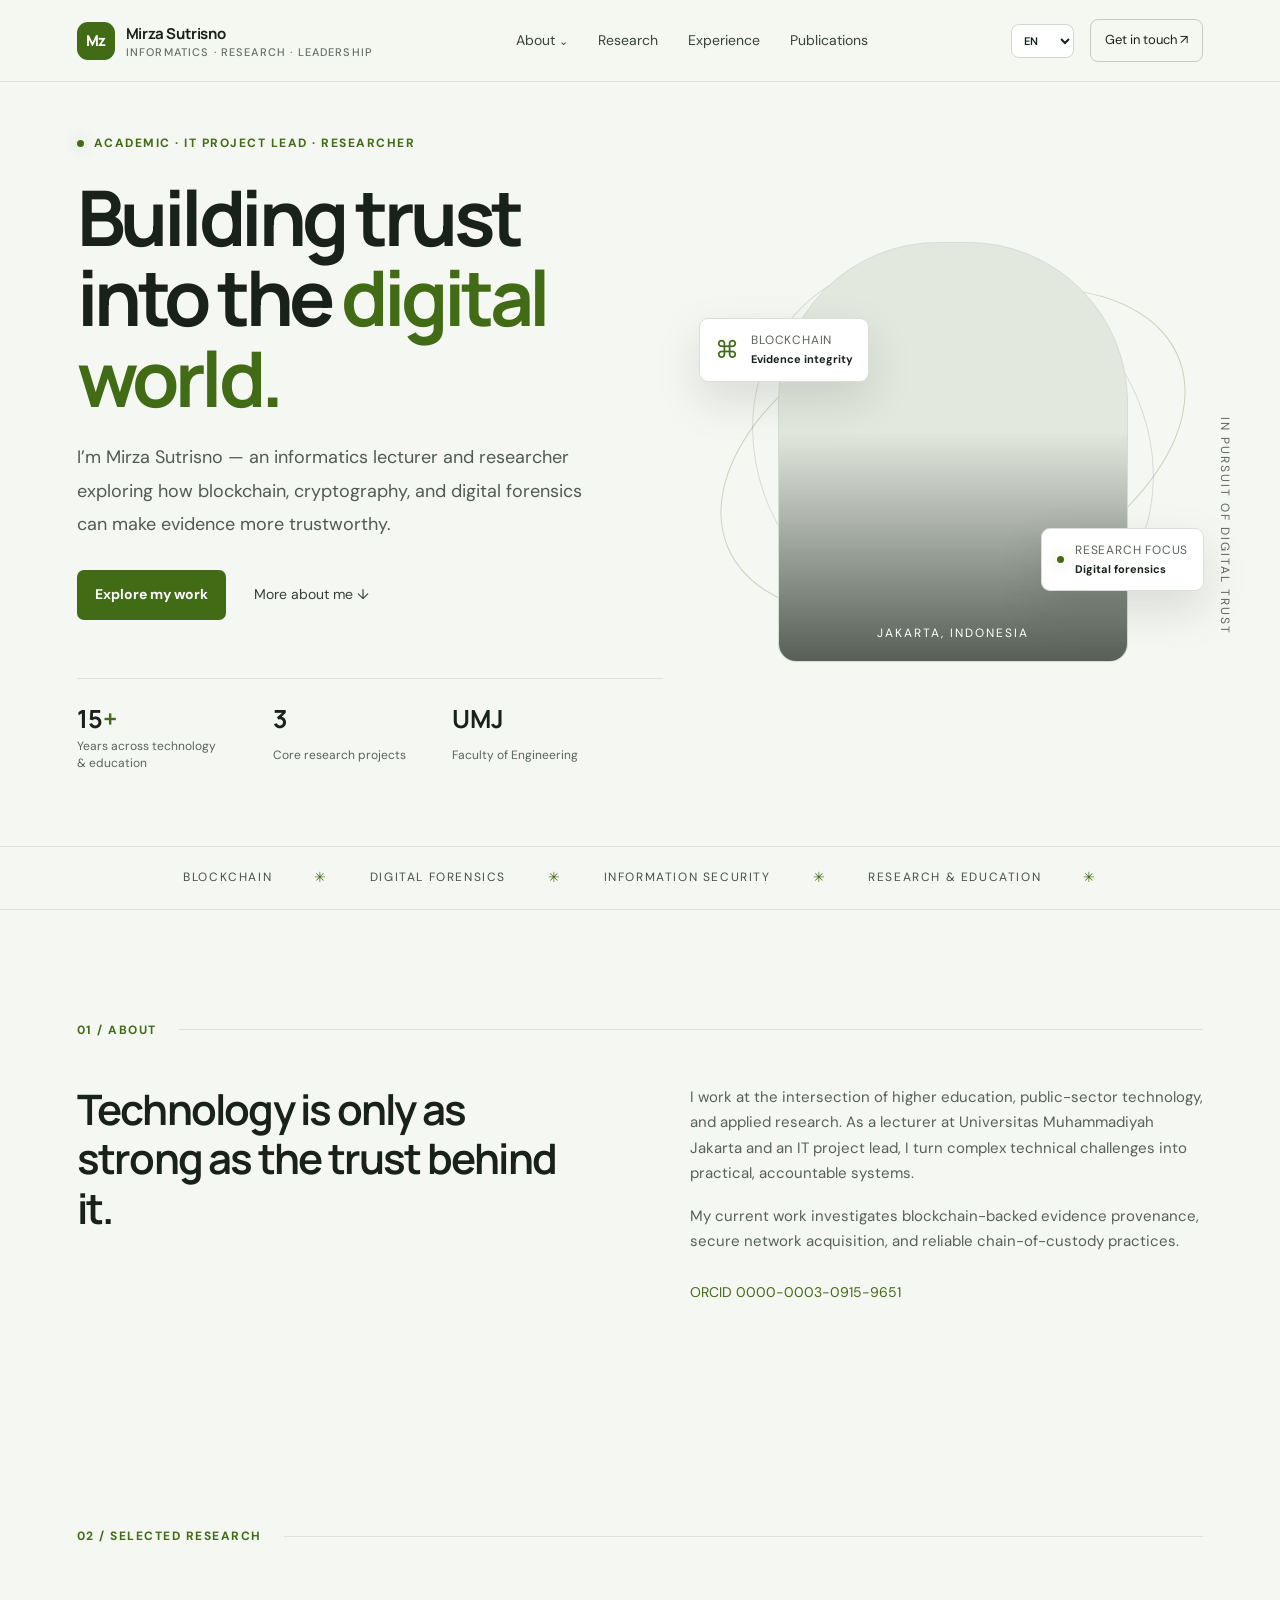
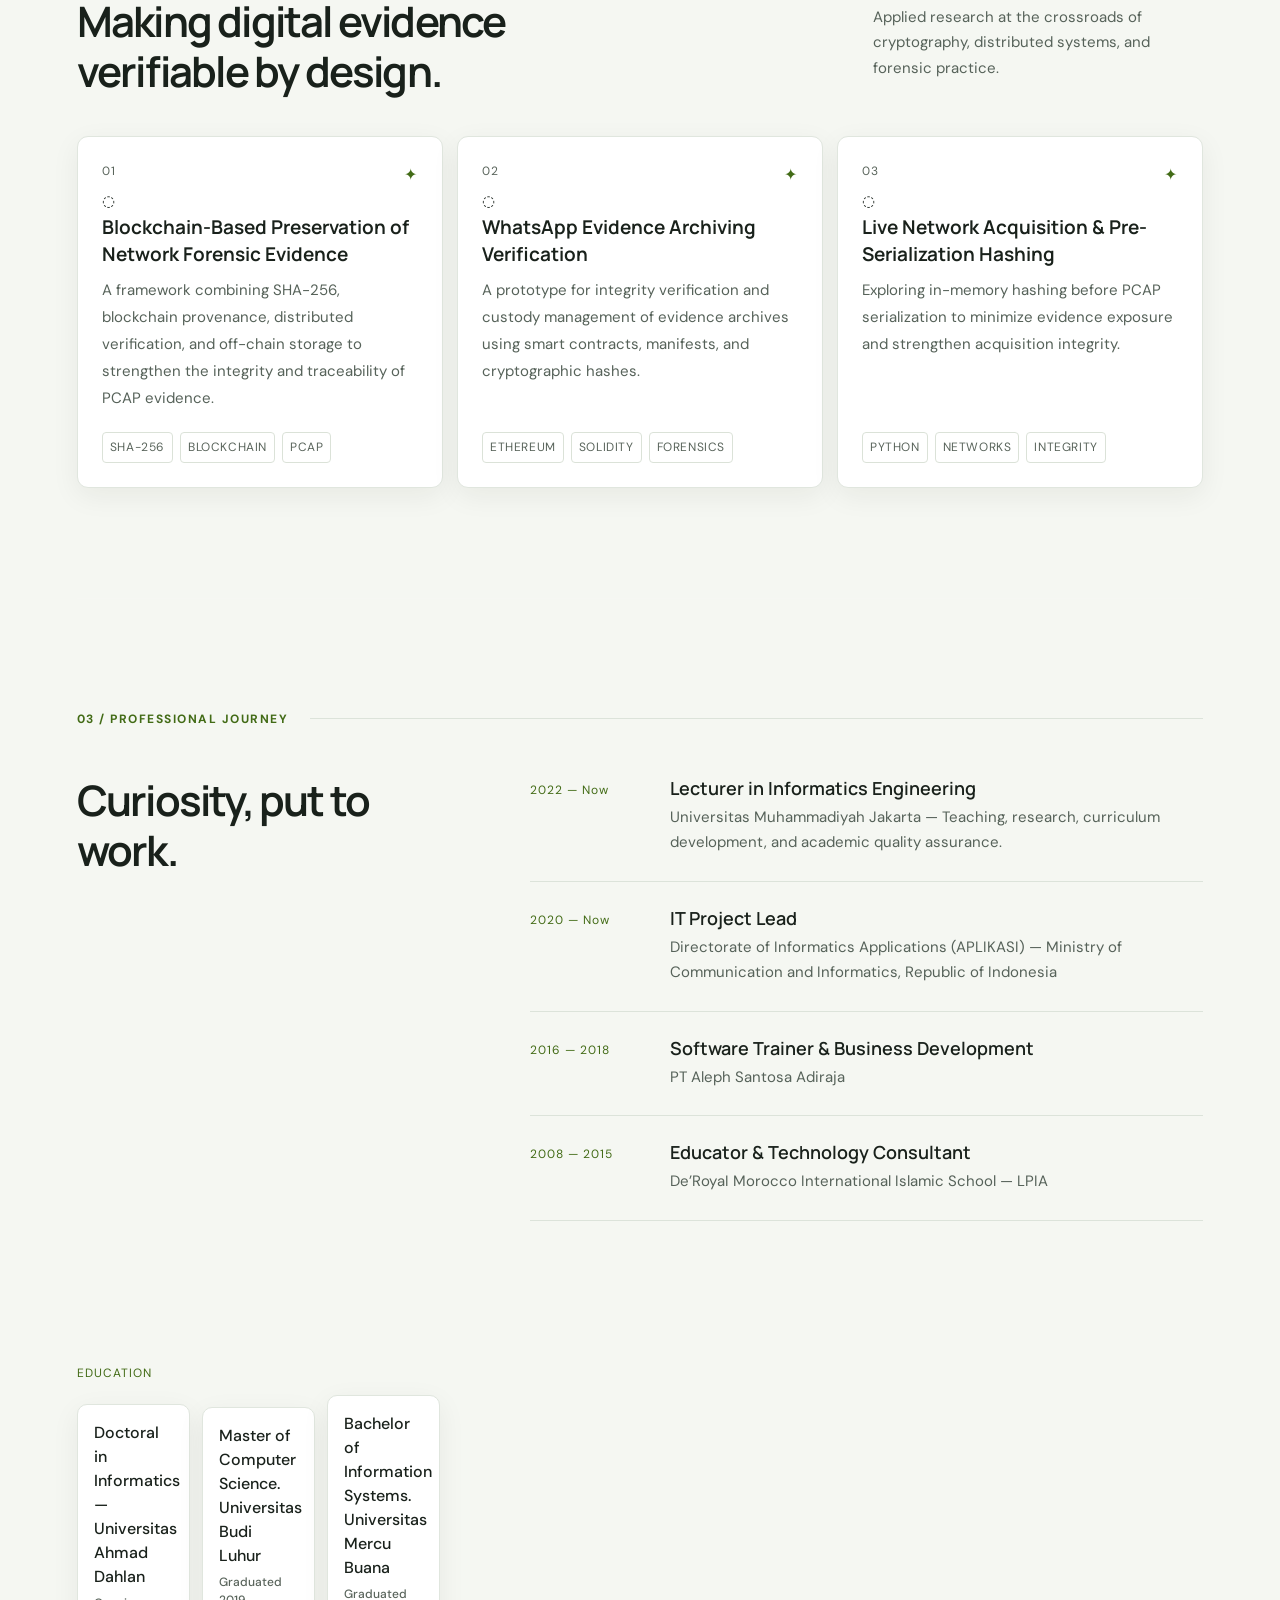
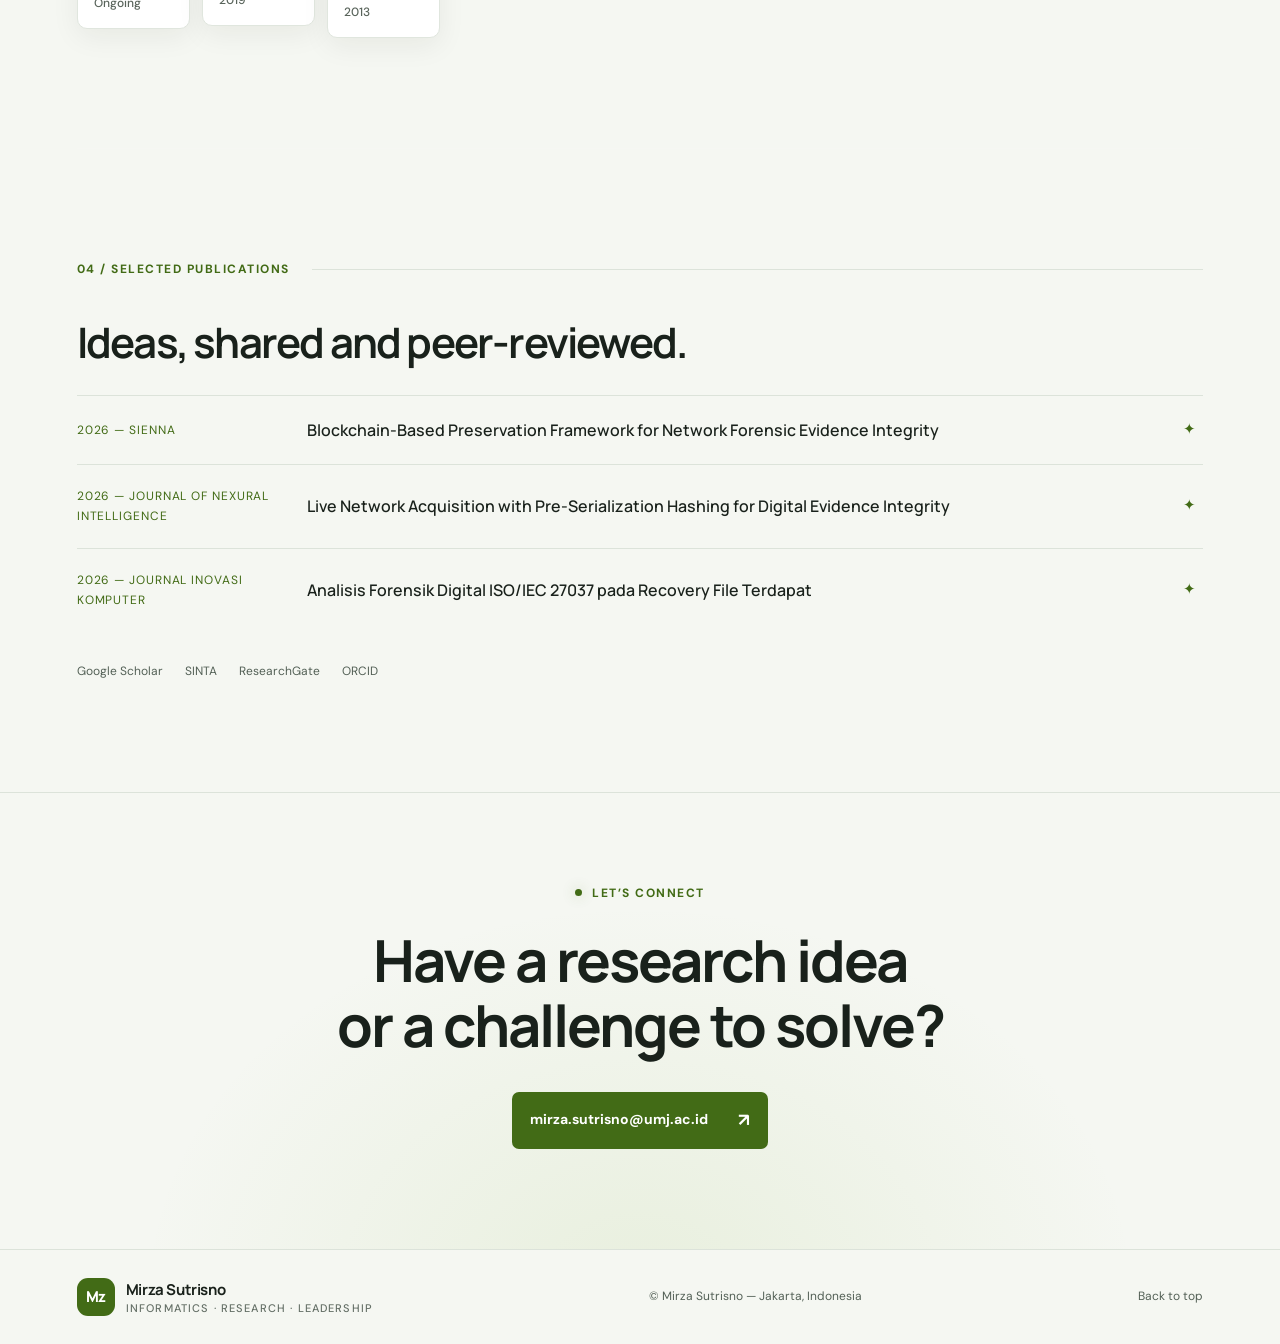
<file: index.html>
<!doctype html>
<html lang="en">
<head>
<meta charset="utf-8"><meta name="viewport" content="width=device-width, initial-scale=1"><meta name="theme-color" content="#111318"><meta name="description" content="Mirza Sutrisno — lecturer, IT project lead, and informatics researcher specializing in blockchain and digital forensics."><title>Mirza Sutrisno | Informatics, Integrity & Innovation</title><link rel="icon" type="image/png" href="favicon.png"><link rel="preconnect" href="https://fonts.googleapis.com"><link rel="preconnect" href="https://fonts.gstatic.com" crossorigin><link href="https://fonts.googleapis.com/css2?family=DM+Sans:wght@400;500;700;800&family=Manrope:wght@400;500;600;700;800&display=swap" rel="stylesheet"><link rel="stylesheet" href="assets/css/site.css?v=105f255"><script defer src="assets/js/site.js"></script>
<style>
.nav-dropdown{position:relative;display:inline-block}
.nav-dropdown>summary{list-style:none;cursor:pointer}
.nav-dropdown>summary::-webkit-details-marker{display:none}
.nav-dropdown>summary::after{content:'⌄';margin-left:.35em;font-size:.8em}
.nav-dropdown-menu{position:absolute;z-index:20;top:100%;left:0;min-width:9rem;padding:.45rem;background:var(--panel,#181a21);border:1px solid var(--line,#30323a);border-radius:.5rem;box-shadow:0 12px 30px #0006;display:flex;flex-direction:column;align-items:stretch}
.nav-dropdown-menu a{display:block;width:100%;padding:.6rem .75rem;white-space:nowrap}
.nav-dropdown-menu a:hover,.nav-dropdown-menu a:focus-visible{background:var(--line,#30323a);border-radius:.3rem}
.hero{padding-top:clamp(2rem,4vw,3.5rem)}
.portrait iframe{display:block;width:100%;height:100%;border:0;border-radius:22px;overflow:hidden;box-shadow:0 0 0 1px rgba(255,255,255,.08)}
</style>
</head>
<body><header class="top"><a class="brand" href="#home"><span class="brand-mark">Mz</span><span>Mirza Sutrisno<span class="brand-sub">INFORMATICS · RESEARCH · LEADERSHIP</span></span></a><nav><details class="nav-dropdown"><summary>About</summary><div class="nav-dropdown-menu"><a href="#about" data-i="navAbout">About</a><a href="teaching.html" data-i="navTeaching">Teaching</a><a href="supervision.html" data-i="navSupervision">Supervision</a></div></details><a href="#work" data-i="navWork">Research</a><a href="#experience" data-i="navExperience">Experience</a><a href="#publications" data-i="navPublications">Publications</a></nav><div class="tools"><select id="language" aria-label="Choose language"><option value="en">EN</option><option value="id">ID</option><option value="ar">عربي</option></select><a class="contact-btn" href="mailto:mirza.sutrisno@umj.ac.id" data-i="contact">Get in touch ↗</a><button class="menu" aria-label="Open menu">☰</button></div></header>
<main id="home"><section class="hero"><div class="hero-copy"><div class="eyebrow"><span class="dot"></span><span data-i="available">ACADEMIC · IT PROJECT LEAD · RESEARCHER</span></div><h1 data-i="headline">Building trust<br>into the <em>digital world.</em></h1><p class="lead" data-i="intro">I’m Mirza Sutrisno — an informatics lecturer and researcher exploring how blockchain, cryptography, and digital forensics can make evidence more trustworthy.</p><div class="hero-actions"><a class="primary" href="#work" data-i="explore">Explore my work <span>↗</span></a><a class="text-link" href="#about" data-i="more">More about me ↓</a></div><div class="metrics"><div><strong>15<span>+</span></strong><small data-i="years">Years across technology & education</small></div><div><strong>3</strong><small data-i="focus">Core research projects</small></div><div><strong>UMJ</strong><small data-i="faculty">Faculty of Engineering</small></div></div></div><div class="hero-art"><div class="orbit orbit-one"></div><div class="orbit orbit-two"></div><div class="portrait"><iframe src="https://www.youtube.com/embed/NMkeOhsSvoo?autoplay=1&mute=1&loop=1&playlist=NMkeOhsSvoo&playsinline=1&rel=0&modestbranding=1" title="Mirza Sutrisno video" allow="accelerometer; autoplay; clipboard-write; encrypted-media; gyroscope; picture-in-picture; web-share" referrerpolicy="strict-origin-when-cross-origin" allowfullscreen></iframe><span class="portrait-tag">JAKARTA, INDONESIA</span></div><div class="float-card card-a"><span class="card-icon">⌘</span><span>BLOCKCHAIN<br><b>Evidence integrity</b></span></div><div class="float-card card-b"><span class="pulse"></span><span>RESEARCH FOCUS<br><b>Digital forensics</b></span></div><div class="vertical-label">IN PURSUIT OF DIGITAL TRUST</div></div></section>
<section class="ticker"><span>BLOCKCHAIN</span><i>✳</i><span>DIGITAL FORENSICS</span><i>✳</i><span>INFORMATION SECURITY</span><i>✳</i><span>RESEARCH & EDUCATION</span><i>✳</i></section>
<section class="section about" id="about"><div class="section-label"><span>01 / <span data-i="about">ABOUT</span></span><span class="rule"></span></div><div class="about-grid"><h2 data-i="aboutTitle">Technology is only as strong as the trust behind it.</h2><div><p data-i="aboutText">I work at the intersection of higher education, public-sector technology, and applied research. As a lecturer at Universitas Muhammadiyah Jakarta and an IT project lead, I turn complex technical challenges into practical, accountable systems.</p><p data-i="aboutText2">My current work investigates blockchain-backed evidence provenance, secure network acquisition, and reliable chain-of-custody practices.</p><a class="text-link" href="https://orcid.org/0000-0003-0915-9651" target="_blank" rel="noreferrer">ORCID 0000-0003-0915-9651</a></div></div></section>
<section class="section research" id="work"><div class="section-label"><span>02 / <span data-i="research">SELECTED RESEARCH</span></span><span class="rule"></span></div><div class="section-heading"><h2 data-i="researchTitle">Making digital evidence<br>verifiable by design.</h2><p data-i="researchLead">Applied research at the crossroads of cryptography, distributed systems, and forensic practice.</p></div><div class="projects"><article class="project"><div class="project-top"><span>01</span><span>✦</span></div><div class="project-graph">◌</div><h3 data-i="proj1">Blockchain-Based Preservation of Network Forensic Evidence</h3><p data-i="proj1d">A framework combining SHA-256, blockchain provenance, distributed verification, and off-chain storage to strengthen the integrity and traceability of PCAP evidence.</p><div class="chips"><span>SHA-256</span><span>BLOCKCHAIN</span><span>PCAP</span></div></article><article class="project"><div class="project-top"><span>02</span><span>✦</span></div><div class="project-graph">◌</div><h3 data-i="proj2">WhatsApp Evidence Archiving Verification</h3><p data-i="proj2d">A prototype for integrity verification and custody management of evidence archives using smart contracts, manifests, and cryptographic hashes.</p><div class="chips"><span>ETHEREUM</span><span>SOLIDITY</span><span>FORENSICS</span></div></article><article class="project"><div class="project-top"><span>03</span><span>✦</span></div><div class="project-graph">◌</div><h3 data-i="proj3">Live Network Acquisition & Pre-Serialization Hashing</h3><p data-i="proj3d">Exploring in-memory hashing before PCAP serialization to minimize evidence exposure and strengthen acquisition integrity.</p><div class="chips"><span>PYTHON</span><span>NETWORKS</span><span>INTEGRITY</span></div></article></div></section>
<section class="section experience" id="experience"><div class="section-label"><span>03 / <span data-i="journey">PROFESSIONAL JOURNEY</span></span><span class="rule"></span></div><div class="journey-grid"><h2 data-i="journeyTitle">Curiosity, put to work.</h2><div class="timeline"><article><time>2022 — Now</time><div><h3>Lecturer in Informatics Engineering</h3><p>Universitas Muhammadiyah Jakarta — Teaching, research, curriculum development, and academic quality assurance.</p></div></article><article><time>2020 — Now</time><div><h3>IT Project Lead</h3><p>Directorate of Informatics Applications (APLIKASI) — Ministry of Communication and Informatics, Republic of Indonesia</p></div></article><article><time>2016 — 2018</time><div><h3>Software Trainer & Business Development</h3><p>PT Aleph Santosa Adiraja</p></div></article><article><time>2008 — 2015</time><div><h3>Educator & Technology Consultant</h3><p>De’RoyaI Morocco International Islamic School — LPIA</p></div></article></div><div class="education"><span data-i="education">EDUCATION</span><b>Doctoral in Informatics — Universitas Ahmad Dahlan <small>Ongoing</small></b><b>Master of Computer Science. Universitas Budi Luhur <small>Graduated 2019</small></b><b>Bachelor of Information Systems. Universitas Mercu Buana <small>Graduated 2013</small></b></div></div></section>
<section class="section publications" id="publications"><div class="section-label"><span>04 / <span data-i="pub">SELECTED PUBLICATIONS</span></span><span class="rule"></span></div><h2 data-i="pubTitle">Ideas, shared and peer-reviewed.</h2><a class="publication" href="https://doi.org/10.47637/sienna.v7i1.2377" target="_blank" rel="noreferrer"><span>2026 — SIENNA</span><b>Blockchain-Based Preservation Framework for Network Forensic Evidence Integrity</b><i>✦</i></a><a class="publication" href="https://doi.org/10.71200/nexural.v1.i1.262" target="_blank" rel="noreferrer"><span>2026 — JOURNAL OF NEXURAL INTELLIGENCE</span><b>Live Network Acquisition with Pre-Serialization Hashing for Digital Evidence Integrity</b><i>✦</i></a><a class="publication" href="https://doi.org/10.71200/hnkx0k70" target="_blank" rel="noreferrer"><span>2026 — JOURNAL INOVASI KOMPUTER</span><b>Analisis Forensik Digital ISO/IEC 27037 pada Recovery File Terdapat</b><i>✦</i></a><div class="profile-links"><a href="https://scholar.google.com/citations?user=tQG1NGcAAAAJ&hl=en" target="_blank" rel="noreferrer">Google Scholar</a><a href="https://sinta.kemdikbud.go.id/authors/profile/6829039/" target="_blank" rel="noreferrer">SINTA</a><a href="https://www.researchgate.net/profile/Mirza-Sutrisno" target="_blank" rel="noreferrer">ResearchGate</a><a href="https://orcid.org/0000-0003-0915-9651" target="_blank" rel="noreferrer">ORCID</a></div></section>
<section class="closing"><div class="eyebrow"><span class="dot"></span><span data-i="connect">LET’S CONNECT</span></div><h2 data-i="closing">Have a research idea<br>or a challenge to solve?</h2><a href="mailto:mirza.sutrisno@umj.ac.id" class="primary">mirza.sutrisno@umj.ac.id <span>↗</span></a></section>
</main><footer><a class="brand" href="#home"><span class="brand-mark">Mz</span><span>Mirza Sutrisno<span class="brand-sub">INFORMATICS · RESEARCH · LEADERSHIP</span></span></a><span>© <span id="year"></span> Mirza Sutrisno — Jakarta, Indonesia</span><a href="#home" data-i="top">Back to top ↗</a></footer><button id="back-to-top" type="button" aria-label="Scroll back to top" title="Scroll back to top">↗</button></body>
</html>
</file>
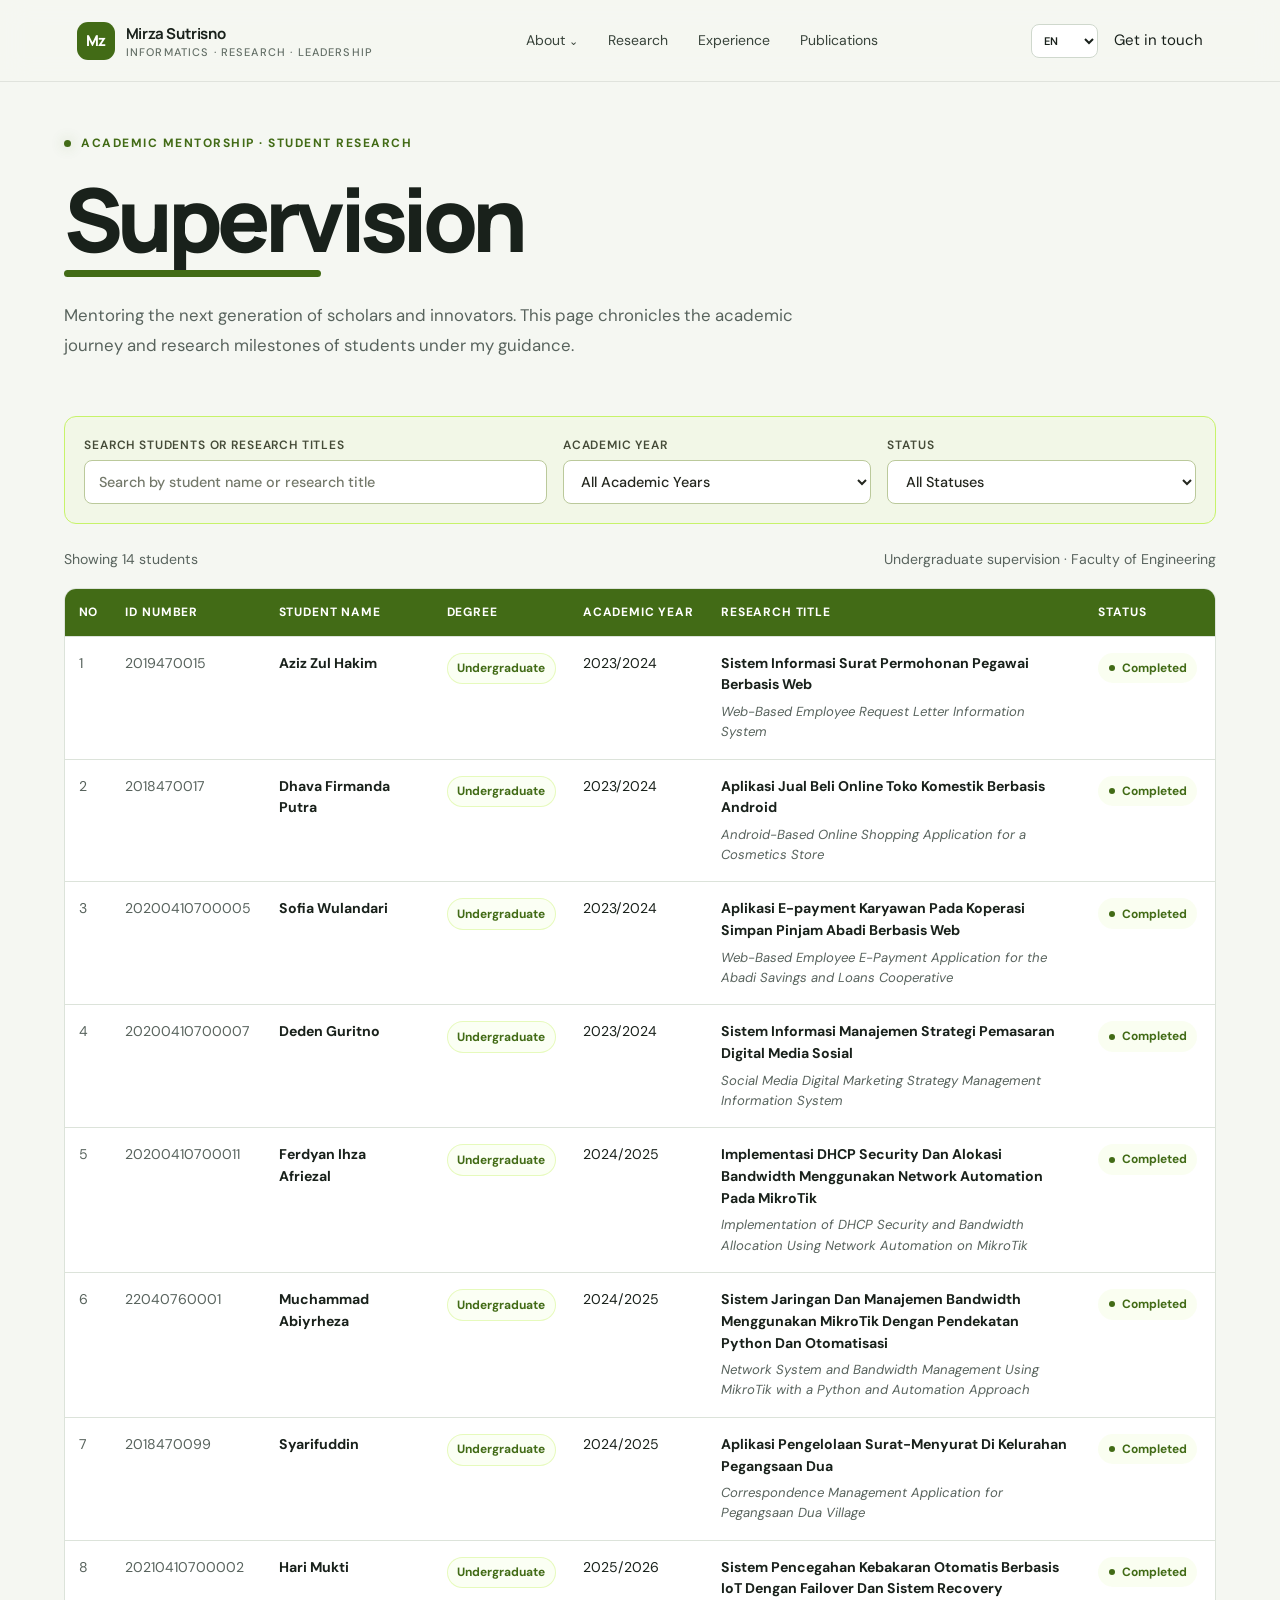
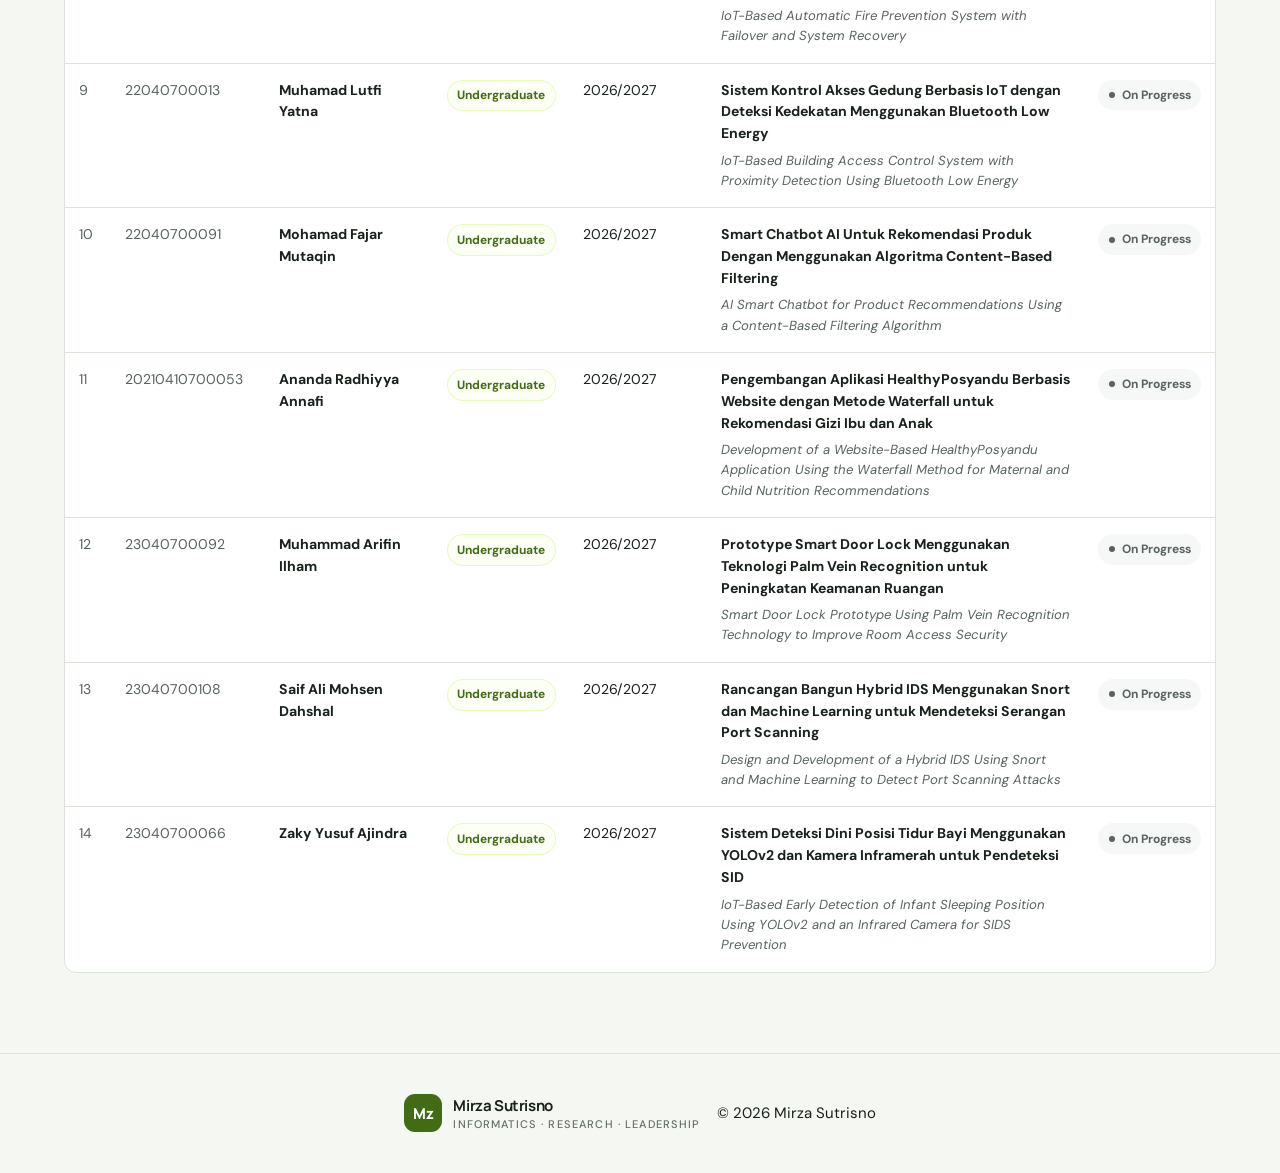
<file: supervision.html>
<!doctype html>
<html lang="en">
<head>
  <meta charset="utf-8">
  <meta name="viewport" content="width=device-width, initial-scale=1">
  <meta name="theme-color" content="#111318">
  <meta name="description" content="Academic supervision and research milestones of undergraduate students guided by Mirza Sutrisno.">
  <title>Supervision — Mirza Sutrisno</title>
  <link rel="icon" type="image/png" href="favicon.png">
  <link rel="preconnect" href="https://fonts.googleapis.com">
  <link rel="preconnect" href="https://fonts.gstatic.com" crossorigin>
  <link href="https://fonts.googleapis.com/css2?family=DM+Sans:wght@400;500;600;700&family=Manrope:wght@400;500;600;700;800&display=swap" rel="stylesheet">
  <link rel="stylesheet" href="assets/css/site.css?v=105f255">
  <script defer src="assets/js/site.js"></script>
  <style>
    .nav-dropdown{position:relative;display:inline-block}
    .nav-dropdown>summary{list-style:none;cursor:pointer}
    .nav-dropdown>summary::-webkit-details-marker{display:none}
    .nav-dropdown>summary::after{content:'⌄';margin-left:.35em;font-size:.8em}
    .nav-dropdown-menu{position:absolute;z-index:20;top:100%;left:0;min-width:9rem;padding:.45rem;background:var(--panel,#181a21);border:1px solid var(--line,#30323a);border-radius:.5rem;box-shadow:0 16px 30px rgba(0,0,0,.2)}
    .nav-dropdown-menu a{display:block;width:100%;padding:.6rem .75rem;white-space:nowrap}
    .nav-dropdown-menu a:hover,.nav-dropdown-menu a:focus-visible{background:var(--line,#30323a);border-radius:.3rem}
    .supervision-page{max-width:1280px;margin:0 auto;padding:0 5vw}
    .supervision-hero{padding:clamp(2rem,4vw,3.5rem) 0 2rem}
    .supervision-hero h1{display:inline-block;position:relative;margin:1.25rem 0 1rem;font:800 clamp(2.8rem,7vw,5.5rem)/1 var(--display);letter-spacing:-.065em}
    .supervision-hero h1::after{content:"";position:absolute;left:0;bottom:-.18em;width:56%;height:.09em;border-radius:99px;background:var(--lime)}
    .supervision-intro{max-width:760px;margin:1.4rem 0 0;color:var(--muted);font-size:1.05rem;line-height:1.8}
    .filter-panel{display:grid;grid-template-columns:minmax(240px,1.5fr) repeat(2,minmax(180px,1fr));gap:1rem;align-items:end;margin:1.5rem 0;padding:1.2rem;border:1px solid #c7f36a;border-radius:12px;background:rgba(199,243,106,.08)}
    .filter-field{display:grid;gap:.45rem}
    .filter-field label{color:#454b38;font:600 .75rem var(--mono);letter-spacing:.07em;text-transform:uppercase}
    .filter-control{width:100%;min-height:44px;padding:.7rem .85rem;border:1px solid #bbc99b;border-radius:8px;background:#fff;color:#24271f;font:500 .9rem var(--mono)}
    .filter-control::placeholder{color:#74796b;opacity:1}
    .filter-control:focus{outline:2px solid #719a25;outline-offset:2px}
    .table-meta{display:flex;justify-content:space-between;align-items:center;gap:1rem;margin:1rem 0;color:var(--muted);font-size:.88rem}
    .table-wrap{overflow:auto;margin-bottom:5rem;border:1px solid var(--line);border-radius:12px;background:var(--panel)}
    .supervision-table{width:100%;min-width:1080px;border-collapse:collapse;text-align:left}
    .supervision-table th{padding:.95rem .85rem;background:var(--lime);color:#fff;font:700 .75rem var(--mono);letter-spacing:.07em;text-transform:uppercase;white-space:nowrap}
    .supervision-table td{padding:1rem .85rem;border-top:1px solid var(--line);vertical-align:top;color:var(--text);font-size:.88rem;line-height:1.55}
    .supervision-table tbody tr:hover{background:#ffffff06}
    .supervision-table .number,.supervision-table .student-id{color:var(--muted);font-variant-numeric:tabular-nums;white-space:nowrap}
    .student-name{min-width:150px;font-weight:700}
    .degree-badge{display:inline-block;padding:.35rem .6rem;border:1px solid #c7f36a66;border-radius:999px;background:#c7f36a12;color:var(--lime);font-size:.75rem;font-weight:700;white-space:nowrap}
    .academic-year{white-space:nowrap}
    .research-title{min-width:310px;max-width:480px}
    .research-title strong{display:block;color:var(--text);font-weight:700}
    .research-title em{display:block;margin-top:.35rem;color:var(--muted);font-size:.82rem}
    .status-badge{display:inline-flex;align-items:center;gap:.45rem;padding:.38rem .65rem;border-radius:999px;font-size:.75rem;font-weight:700;white-space:nowrap}
    .status-badge::before{content:"";width:6px;height:6px;border-radius:50%;background:currentColor}
    .status-completed{background:#c7f36a18;color:var(--lime)}
    .status-progress{background:#a2a4ae18;color:var(--muted)}
    .empty-state{padding:2rem;color:var(--muted);text-align:center}
    .supervision-footer{padding:2rem 5vw;border-top:1px solid var(--line)}
    .supervision-footer-inner{max-width:1280px;margin:auto;display:flex;justify-content:space-between;align-items:center;gap:1rem;flex-wrap:wrap}
    @media(max-width:760px){.filter-panel{grid-template-columns:1fr}.supervision-page{padding:0 6vw}.table-meta{align-items:flex-start;flex-direction:column}.supervision-footer-inner{align-items:flex-start;flex-direction:column}}
  </style>
</head>
<body>
  <header class="top">
    <a class="brand" href="index.html#home"><span class="brand-mark">Mz</span><span>Mirza Sutrisno<span class="brand-sub">INFORMATICS · RESEARCH · LEADERSHIP</span></span></a>
    <nav aria-label="Main navigation">
      <details class="nav-dropdown"><summary>About</summary><div class="nav-dropdown-menu"><a href="index.html#about">About</a><a href="teaching.html">Teaching</a><a href="supervision.html" aria-current="page">Supervision</a></div></details>
      <a href="index.html#work">Research</a><a href="index.html#experience">Experience</a><a href="index.html#publications">Publications</a>
    </nav>
    <div class="tools"><select id="language" aria-label="Choose language"><option value="en">EN</option><option value="id">ID</option><option value="ar">العربية</option></select><a class="contact-link" href="mailto:mirza.sutrisno@umj.ac.id">Get in touch</a><button class="menu" aria-label="Open menu">☰</button></div>
  </header>
  <main class="supervision-page">
    <section class="supervision-hero" aria-labelledby="page-title">
      <div class="eyebrow"><span class="dot"></span><span>ACADEMIC MENTORSHIP · STUDENT RESEARCH</span></div>
      <h1 id="page-title">Supervision</h1>
      <p class="supervision-intro">Mentoring the next generation of scholars and innovators. This page chronicles the academic journey and research milestones of students under my guidance.</p>
    </section>
    <section class="filter-panel" aria-label="Filter student supervision records">
      <div class="filter-field"><label for="student-search">Search students or research titles</label><input class="filter-control" id="student-search" type="search" placeholder="Search by student name or research title" autocomplete="off"></div>
      <div class="filter-field"><label for="academic-year-filter">Academic year</label><select class="filter-control" id="academic-year-filter"><option value="all">All Academic Years</option><option value="2023/2024">2023/2024</option><option value="2024/2025">2024/2025</option><option value="2025/2026">2025/2026</option><option value="2026/2027">2026/2027</option></select></div>
      <div class="filter-field"><label for="status-filter">Status</label><select class="filter-control" id="status-filter"><option value="all">All Statuses</option><option value="Completed">Completed</option><option value="On Progress">On Progress</option></select></div>
    </section>
    <div class="table-meta"><span id="result-count" aria-live="polite">Showing 14 students</span><span>Undergraduate supervision · Faculty of Engineering</span></div>
    <div class="table-wrap">
      <table class="supervision-table">
        <thead><tr><th scope="col">No</th><th scope="col">ID Number</th><th scope="col">Student Name</th><th scope="col">Degree</th><th scope="col">Academic Year</th><th scope="col">Research Title</th><th scope="col">Status</th></tr></thead>
        <tbody id="student-rows">
          <tr data-year="2023/2024" data-status="Completed"><td class="number">1</td><td class="student-id">2019470015</td><td class="student-name">Aziz Zul Hakim</td><td><span class="degree-badge">Undergraduate</span></td><td class="academic-year">2023/2024</td><td class="research-title"><strong>Sistem Informasi Surat Permohonan Pegawai Berbasis Web</strong><em>Web-Based Employee Request Letter Information System</em></td><td><span class="status-badge status-completed">Completed</span></td></tr>
          <tr data-year="2023/2024" data-status="Completed"><td class="number">2</td><td class="student-id">2018470017</td><td class="student-name">Dhava Firmanda Putra</td><td><span class="degree-badge">Undergraduate</span></td><td class="academic-year">2023/2024</td><td class="research-title"><strong>Aplikasi Jual Beli Online Toko Komestik Berbasis Android</strong><em>Android-Based Online Shopping Application for a Cosmetics Store</em></td><td><span class="status-badge status-completed">Completed</span></td></tr>
          <tr data-year="2023/2024" data-status="Completed"><td class="number">3</td><td class="student-id">20200410700005</td><td class="student-name">Sofia Wulandari</td><td><span class="degree-badge">Undergraduate</span></td><td class="academic-year">2023/2024</td><td class="research-title"><strong>Aplikasi E-payment Karyawan Pada Koperasi Simpan Pinjam Abadi Berbasis Web</strong><em>Web-Based Employee E-Payment Application for the Abadi Savings and Loans Cooperative</em></td><td><span class="status-badge status-completed">Completed</span></td></tr>
          <tr data-year="2023/2024" data-status="Completed"><td class="number">4</td><td class="student-id">20200410700007</td><td class="student-name">Deden Guritno</td><td><span class="degree-badge">Undergraduate</span></td><td class="academic-year">2023/2024</td><td class="research-title"><strong>Sistem Informasi Manajemen Strategi Pemasaran Digital Media Sosial</strong><em>Social Media Digital Marketing Strategy Management Information System</em></td><td><span class="status-badge status-completed">Completed</span></td></tr>
          <tr data-year="2024/2025" data-status="Completed"><td class="number">5</td><td class="student-id">20200410700011</td><td class="student-name">Ferdyan Ihza Afriezal</td><td><span class="degree-badge">Undergraduate</span></td><td class="academic-year">2024/2025</td><td class="research-title"><strong>Implementasi DHCP Security Dan Alokasi Bandwidth Menggunakan Network Automation Pada MikroTik</strong><em>Implementation of DHCP Security and Bandwidth Allocation Using Network Automation on MikroTik</em></td><td><span class="status-badge status-completed">Completed</span></td></tr>
          <tr data-year="2024/2025" data-status="Completed"><td class="number">6</td><td class="student-id">22040760001</td><td class="student-name">Muchammad Abiyrheza</td><td><span class="degree-badge">Undergraduate</span></td><td class="academic-year">2024/2025</td><td class="research-title"><strong>Sistem Jaringan Dan Manajemen Bandwidth Menggunakan MikroTik Dengan Pendekatan Python Dan Otomatisasi</strong><em>Network System and Bandwidth Management Using MikroTik with a Python and Automation Approach</em></td><td><span class="status-badge status-completed">Completed</span></td></tr>
          <tr data-year="2024/2025" data-status="Completed"><td class="number">7</td><td class="student-id">2018470099</td><td class="student-name">Syarifuddin</td><td><span class="degree-badge">Undergraduate</span></td><td class="academic-year">2024/2025</td><td class="research-title"><strong>Aplikasi Pengelolaan Surat-Menyurat Di Kelurahan Pegangsaan Dua</strong><em>Correspondence Management Application for Pegangsaan Dua Village</em></td><td><span class="status-badge status-completed">Completed</span></td></tr>
          <tr data-year="2025/2026" data-status="Completed"><td class="number">8</td><td class="student-id">20210410700002</td><td class="student-name">Hari Mukti</td><td><span class="degree-badge">Undergraduate</span></td><td class="academic-year">2025/2026</td><td class="research-title"><strong>Sistem Pencegahan Kebakaran Otomatis Berbasis IoT Dengan Failover Dan Sistem Recovery</strong><em>IoT-Based Automatic Fire Prevention System with Failover and System Recovery</em></td><td><span class="status-badge status-completed">Completed</span></td></tr>
          <tr data-year="2026/2027" data-status="On Progress"><td class="number">9</td><td class="student-id">22040700013</td><td class="student-name">Muhamad Lutfi Yatna</td><td><span class="degree-badge">Undergraduate</span></td><td class="academic-year">2026/2027</td><td class="research-title"><strong>Sistem Kontrol Akses Gedung Berbasis IoT dengan Deteksi Kedekatan Menggunakan Bluetooth Low Energy</strong><em>IoT-Based Building Access Control System with Proximity Detection Using Bluetooth Low Energy</em></td><td><span class="status-badge status-progress">On Progress</span></td></tr>
          <tr data-year="2026/2027" data-status="On Progress"><td class="number">10</td><td class="student-id">22040700091</td><td class="student-name">Mohamad Fajar Mutaqin</td><td><span class="degree-badge">Undergraduate</span></td><td class="academic-year">2026/2027</td><td class="research-title"><strong>Smart Chatbot AI Untuk Rekomendasi Produk Dengan Menggunakan Algoritma Content-Based Filtering</strong><em>AI Smart Chatbot for Product Recommendations Using a Content-Based Filtering Algorithm</em></td><td><span class="status-badge status-progress">On Progress</span></td></tr>
          <tr data-year="2026/2027" data-status="On Progress"><td class="number">11</td><td class="student-id">20210410700053</td><td class="student-name">Ananda Radhiyya Annafi</td><td><span class="degree-badge">Undergraduate</span></td><td class="academic-year">2026/2027</td><td class="research-title"><strong>Pengembangan Aplikasi HealthyPosyandu Berbasis Website dengan Metode Waterfall untuk Rekomendasi Gizi Ibu dan Anak</strong><em>Development of a Website-Based HealthyPosyandu Application Using the Waterfall Method for Maternal and Child Nutrition Recommendations</em></td><td><span class="status-badge status-progress">On Progress</span></td></tr>
          <tr data-year="2026/2027" data-status="On Progress"><td class="number">12</td><td class="student-id">23040700092</td><td class="student-name">Muhammad Arifin Ilham</td><td><span class="degree-badge">Undergraduate</span></td><td class="academic-year">2026/2027</td><td class="research-title"><strong>Prototype Smart Door Lock Menggunakan Teknologi Palm Vein Recognition untuk Peningkatan Keamanan Ruangan</strong><em>Smart Door Lock Prototype Using Palm Vein Recognition Technology to Improve Room Access Security</em></td><td><span class="status-badge status-progress">On Progress</span></td></tr>
          <tr data-year="2026/2027" data-status="On Progress"><td class="number">13</td><td class="student-id">23040700108</td><td class="student-name">Saif Ali Mohsen Dahshal</td><td><span class="degree-badge">Undergraduate</span></td><td class="academic-year">2026/2027</td><td class="research-title"><strong>Rancangan Bangun Hybrid IDS Menggunakan Snort dan Machine Learning untuk Mendeteksi Serangan Port Scanning</strong><em>Design and Development of a Hybrid IDS Using Snort and Machine Learning to Detect Port Scanning Attacks</em></td><td><span class="status-badge status-progress">On Progress</span></td></tr>
          <tr data-year="2026/2027" data-status="On Progress"><td class="number">14</td><td class="student-id">23040700066</td><td class="student-name">Zaky Yusuf Ajindra</td><td><span class="degree-badge">Undergraduate</span></td><td class="academic-year">2026/2027</td><td class="research-title"><strong>Sistem Deteksi Dini Posisi Tidur Bayi Menggunakan YOLOv2 dan Kamera Inframerah untuk Pendeteksi SID</strong><em>IoT-Based Early Detection of Infant Sleeping Position Using YOLOv2 and an Infrared Camera for SIDS Prevention</em></td><td><span class="status-badge status-progress">On Progress</span></td></tr>
        </tbody>
      </table>
      <p class="empty-state" id="empty-state" hidden>No student records match your filters. Try changing your search or selections.</p>
    </div>
  </main>
  <footer class="supervision-footer"><div class="supervision-footer-inner"><a class="brand" href="index.html#home"><span class="brand-mark">Mz</span><span>Mirza Sutrisno<span class="brand-sub">INFORMATICS · RESEARCH · LEADERSHIP</span></span></a><p>© <span id="year"></span> Mirza Sutrisno</p></div></footer>
  <script>
    const rows=[...document.querySelectorAll('#student-rows tr')];
    const searchInput=document.getElementById('student-search');
    const yearFilter=document.getElementById('academic-year-filter');
    const statusFilter=document.getElementById('status-filter');
    function filterStudents(){
      const query=searchInput.value.trim().toLowerCase();
      const year=yearFilter.value;
      const status=statusFilter.value;
      let visible=0;
      rows.forEach(row=>{
        const searchable=`${row.querySelector('.student-name').textContent} ${row.querySelector('.research-title').textContent}`.toLowerCase();
        const matches=searchable.includes(query)&&(year==='all'||row.dataset.year===year)&&(status==='all'||row.dataset.status===status);
        row.hidden=!matches;
        if(matches)visible++;
      });
      document.getElementById('result-count').textContent=`Showing ${visible} of ${rows.length} students`;
      document.getElementById('empty-state').hidden=visible!==0;
    }
    searchInput.addEventListener('input',filterStudents);
    yearFilter.addEventListener('change',filterStudents);
    statusFilter.addEventListener('change',filterStudents);
    document.getElementById('year').textContent=new Date().getFullYear();
  </script>
</body>
</html>
</file>
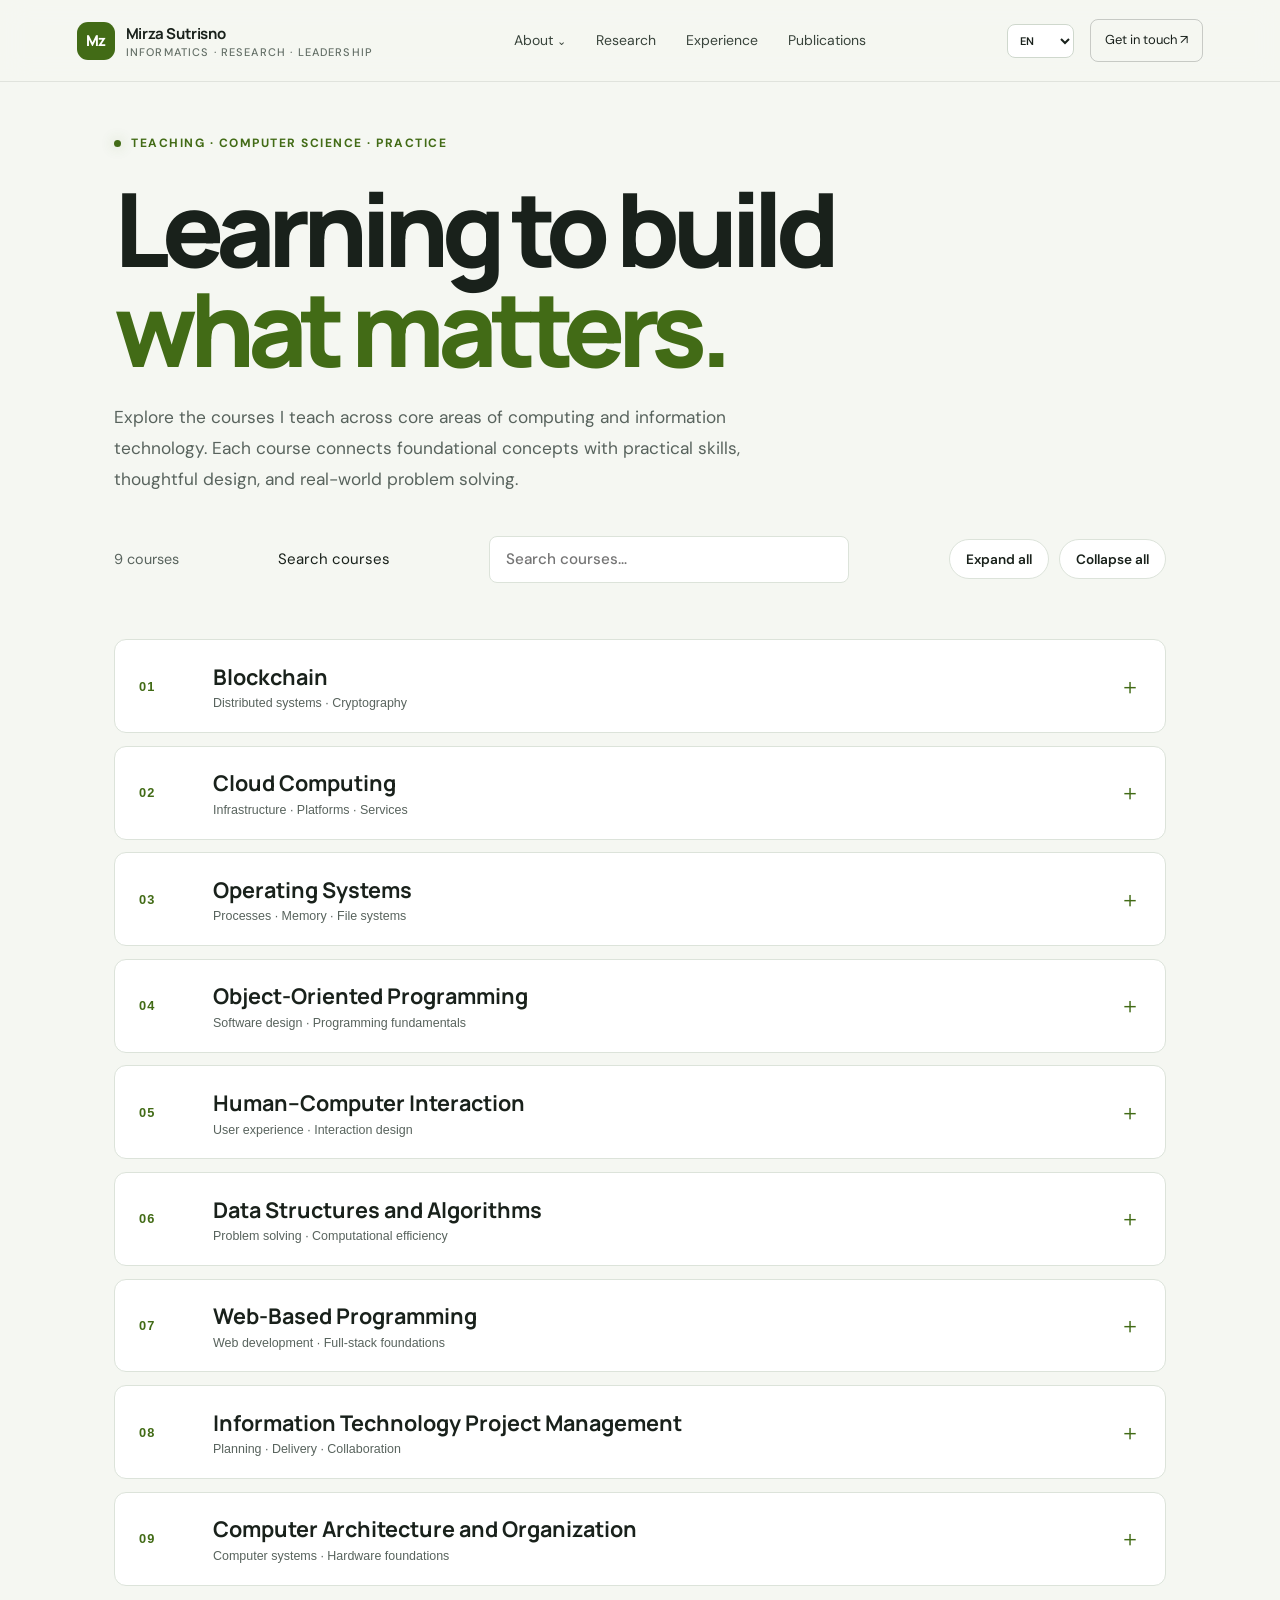
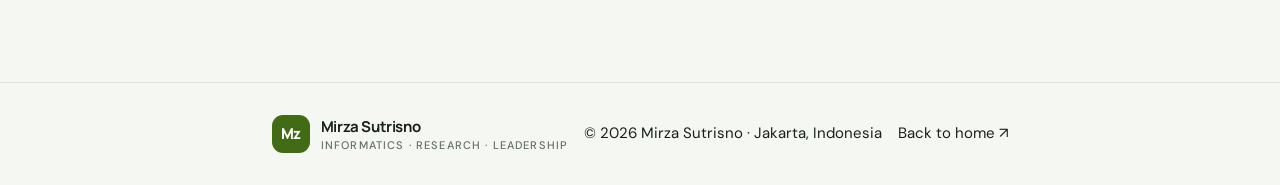
<file: teaching.html>
<!doctype html>
<html lang="en">
<head>
  <meta charset="utf-8">
  <meta name="viewport" content="width=device-width, initial-scale=1">
  <meta name="theme-color" content="#111318">
  <meta name="description" content="Explore the courses taught by Mirza Sutrisno, covering computer science, software engineering, and information technology.">
  <title>Teaching — Mirza Sutrisno</title>
  <link rel="icon" type="image/png" href="favicon.png">
  <link rel="preconnect" href="https://fonts.googleapis.com">
  <link rel="preconnect" href="https://fonts.gstatic.com" crossorigin>
  <link href="https://fonts.googleapis.com/css2?family=DM+Sans:wght@400;500;600;700&family=Manrope:wght@400;500;600;700;800&display=swap" rel="stylesheet">
  <link rel="stylesheet" href="assets/css/site.css?v=105f255">
  <script defer src="assets/js/site.js"></script>
  <style>
    .nav-dropdown{position:relative;display:inline-block}
    .nav-dropdown>summary{list-style:none;cursor:pointer}
    .nav-dropdown>summary::-webkit-details-marker{display:none}
    .nav-dropdown>summary::after{content:'⌄';margin-left:.35em;font-size:.8em}
    .nav-dropdown-menu{position:absolute;z-index:20;top:100%;left:0;min-width:9rem;padding:.45rem;background:var(--panel,#181a21);border:1px solid var(--line,#30323a);border-radius:.5rem;box-shadow:0 12px 30px #0006;display:flex;flex-direction:column;align-items:stretch}
    .nav-dropdown-menu a{display:block;width:100%;padding:.6rem .75rem;white-space:nowrap}
    .nav-dropdown-menu a:hover,.nav-dropdown-menu a:focus-visible{background:var(--line,#30323a);border-radius:.3rem}
    .teaching-page{max-width:1180px;margin:0 auto;padding:0 5vw}
    .teaching-hero{padding:clamp(2rem,4vw,3.5rem) 0 2.5rem}
    .teaching-hero h1{max-width:900px;margin:1.5rem 0;font:800 clamp(3rem,8vw,6.6rem)/.98 var(--display);letter-spacing:-.07em}
    .teaching-hero h1 em{color:var(--lime);font-style:normal}
    .teaching-intro{max-width:640px;color:var(--muted);font-size:1.08rem;line-height:1.8}
    .course-tools{display:flex;gap:1rem;align-items:center;justify-content:space-between;margin:2.5rem 0 1rem;flex-wrap:wrap}
    .course-count{color:var(--muted);font-size:.9rem}
    .course-search{width:min(100%,360px);padding:.8rem 1rem;border:1px solid var(--line);border-radius:8px;background:var(--panel);color:var(--text);font:500 .95rem var(--mono)}
    .course-search:focus{outline:2px solid var(--lime);outline-offset:2px}
    .course-actions{display:flex;gap:.65rem;flex-wrap:wrap}
    .course-actions button{border:1px solid var(--line);border-radius:999px;background:var(--panel);color:var(--text);padding:.65rem 1rem;font:600 .85rem var(--mono);cursor:pointer}
    .course-actions button:hover,.course-actions button:focus-visible{border-color:var(--lime);color:var(--lime)}
    .course-list{display:grid;gap:.8rem;padding:0 0 6rem}
    .course-card{border:1px solid var(--line);border-radius:12px;background:var(--panel);overflow:hidden;transition:border-color .2s,transform .2s}
    .course-card:hover{border-color:#62666e;transform:translateY(-2px)}
    .course-card[hidden]{display:none}
    .course-toggle{width:100%;display:grid;grid-template-columns:58px 1fr auto;gap:1rem;align-items:center;padding:1.35rem 1.5rem;background:none;border:0;color:var(--text);text-align:left;cursor:pointer}
    .course-number{color:var(--lime);font-size:.8rem;font-weight:700;letter-spacing:.08em}
    .course-title{display:block;font:700 clamp(1.05rem,2.4vw,1.35rem) var(--display)}
    .course-category{display:block;color:var(--muted);font-size:.78rem;margin-top:.35rem}
    .course-chevron{color:var(--lime);font-size:1.35rem;transition:transform .2s}
    .course-toggle[aria-expanded="true"] .course-chevron{transform:rotate(45deg)}
    .course-detail{padding:0 1.5rem 1.5rem 5.2rem;color:var(--muted);line-height:1.75}
    .course-detail p{margin:0 0 .8rem}
    .course-detail h3{margin:.8rem 0 .45rem;color:var(--text);font:700 .82rem var(--mono);letter-spacing:.08em;text-transform:uppercase}
    .course-detail ul{margin:.25rem 0 0;padding-left:1.2rem}
    .course-detail li{padding:.2rem 0}
    .course-detail[hidden]{display:none}
    .no-results{padding:2rem;color:var(--muted);text-align:center}
    .teaching-footer{padding:2rem 5vw;border-top:1px solid var(--line)}
    .teaching-footer-inner{max-width:1180px;margin:auto;display:flex;justify-content:space-between;align-items:center;gap:1rem;flex-wrap:wrap}
    @media(max-width:640px){.teaching-page{padding:0 6vw}.course-tools{align-items:stretch;flex-direction:column}.course-search{width:100%}.course-toggle{grid-template-columns:38px 1fr auto;gap:.65rem;padding:1.15rem}.course-detail{padding:0 1.15rem 1.25rem 3.8rem}.teaching-footer-inner{align-items:flex-start;flex-direction:column}}
  </style>
</head>
<body>
  <header class="top">
    <a class="brand" href="index.html#home"><span class="brand-mark">Mz</span><span>Mirza Sutrisno<span class="brand-sub">INFORMATICS · RESEARCH · LEADERSHIP</span></span></a>
    <nav aria-label="Main navigation">
      <details class="nav-dropdown"><summary>About</summary><div class="nav-dropdown-menu"><a href="index.html#about">About</a><a href="teaching.html" aria-current="page">Teaching</a><a href="supervision.html">Supervision</a></div></details>
      <a href="index.html#work">Research</a><a href="index.html#experience">Experience</a><a href="index.html#publications">Publications</a>
    </nav>
    <div class="tools"><select id="language" aria-label="Choose language"><option value="en">EN</option><option value="id">ID</option><option value="ar">العربية</option></select><a class="contact-btn" href="mailto:mirza.sutrisno@umj.ac.id">Get in touch ↗</a><button class="menu" aria-label="Open menu">☰</button></div>
  </header>
  <main class="teaching-page">
    <section class="teaching-hero">
      <div class="eyebrow"><span class="dot"></span><span>TEACHING · COMPUTER SCIENCE · PRACTICE</span></div>
      <h1>Learning to build<br><em>what matters.</em></h1>
      <p class="teaching-intro">Explore the courses I teach across core areas of computing and information technology. Each course connects foundational concepts with practical skills, thoughtful design, and real-world problem solving.</p>
      <div class="course-tools"><span class="course-count" id="course-count" aria-live="polite">9 courses</span><label class="visually-hidden" for="course-search">Search courses</label><input class="course-search" id="course-search" type="search" placeholder="Search courses…" autocomplete="off"><div class="course-actions"><button type="button" id="expand-all">Expand all</button><button type="button" id="collapse-all">Collapse all</button></div></div>
    </section>
    <section class="course-list" aria-label="Courses">
      <article class="course-card" data-course="blockchain"><button class="course-toggle" aria-expanded="false" aria-controls="detail-blockchain"><span class="course-number">01</span><span><span class="course-title">Blockchain</span><span class="course-category">Distributed systems · Cryptography</span></span><span class="course-chevron" aria-hidden="true">＋</span></button><div class="course-detail" id="detail-blockchain" hidden><p>Explore decentralized networks and tamper-evident digital records, including how cryptographic hashes, consensus, distributed ledgers, and smart contracts work together.</p><h3>Key topics</h3><ul><li>Distributed ledgers, blocks, and transaction lifecycle</li><li>Cryptographic foundations and consensus protocols</li><li>Smart contracts, common risks, and practical use cases</li></ul></div></article>
      <article class="course-card" data-course="cloud computing komputasi awan"><button class="course-toggle" aria-expanded="false" aria-controls="detail-cloud"><span class="course-number">02</span><span><span class="course-title">Cloud Computing</span><span class="course-category">Infrastructure · Platforms · Services</span></span><span class="course-chevron" aria-hidden="true">＋</span></button><div class="course-detail" id="detail-cloud" hidden><p>Learn how on-demand computing services provide flexible infrastructure for modern applications, with attention to deployment, scalability, security, and cost.</p><h3>Key topics</h3><ul><li>IaaS, PaaS, and SaaS service models</li><li>Virtualization, containers, and cloud-native design</li><li>Availability, identity, security, and cost management</li></ul></div></article>
      <article class="course-card" data-course="operating systems sistem operasi"><button class="course-toggle" aria-expanded="false" aria-controls="detail-os"><span class="course-number">03</span><span><span class="course-title">Operating Systems</span><span class="course-category">Processes · Memory · File systems</span></span><span class="course-chevron" aria-hidden="true">＋</span></button><div class="course-detail" id="detail-os" hidden><p>Study the software layer that coordinates hardware resources and provides services to applications, balancing performance, reliability, and security.</p><h3>Key topics</h3><ul><li>Processes, threads, scheduling, and synchronization</li><li>Memory management and virtual memory</li><li>File systems, input/output, and access control</li></ul></div></article>
      <article class="course-card" data-course="object-oriented programming pemrograman berorientasi objek"><button class="course-toggle" aria-expanded="false" aria-controls="detail-oop"><span class="course-number">04</span><span><span class="course-title">Object-Oriented Programming</span><span class="course-category">Software design · Programming fundamentals</span></span><span class="course-chevron" aria-hidden="true">＋</span></button><div class="course-detail" id="detail-oop" hidden><p>Build maintainable software by modeling problems as cooperating objects. Practice readable code and sound design decisions through core object-oriented concepts.</p><h3>Key topics</h3><ul><li>Classes, objects, methods, and encapsulation</li><li>Inheritance, polymorphism, and composition</li><li>Exceptions, testing, and introductory design principles</li></ul></div></article>
      <article class="course-card" data-course="human-computer interaction interaksi manusia dan komputer"><button class="course-toggle" aria-expanded="false" aria-controls="detail-hci"><span class="course-number">05</span><span><span class="course-title">Human–Computer Interaction</span><span class="course-category">User experience · Interaction design</span></span><span class="course-chevron" aria-hidden="true">＋</span></button><div class="course-detail" id="detail-hci" hidden><p>Understand how people interact with digital products and design experiences that are useful, usable, accessible, and inclusive.</p><h3>Key topics</h3><ul><li>User research, personas, and task analysis</li><li>Interaction patterns, wireframes, and prototyping</li><li>Usability testing, accessibility, and inclusive design</li></ul></div></article>
      <article class="course-card" data-course="data structures algorithms struktur data algoritma"><button class="course-toggle" aria-expanded="false" aria-controls="detail-dsa"><span class="course-number">06</span><span><span class="course-title">Data Structures and Algorithms</span><span class="course-category">Problem solving · Computational efficiency</span></span><span class="course-chevron" aria-hidden="true">＋</span></button><div class="course-detail" id="detail-dsa" hidden><p>Develop systematic approaches to representing data and solving computational problems, reasoning about correctness and efficiency.</p><h3>Key topics</h3><ul><li>Arrays, linked structures, stacks, queues, trees, and graphs</li><li>Searching, sorting, recursion, and hashing</li><li>Algorithm analysis and complexity trade-offs</li></ul></div></article>
      <article class="course-card" data-course="web-based programming pemrograman berbasis web"><button class="course-toggle" aria-expanded="false" aria-controls="detail-web"><span class="course-number">07</span><span><span class="course-title">Web-Based Programming</span><span class="course-category">Web development · Full-stack foundations</span></span><span class="course-chevron" aria-hidden="true">＋</span></button><div class="course-detail" id="detail-web" hidden><p>Learn how interactive websites and web applications are designed and built, creating responsive, accessible, and secure experiences.</p><h3>Key topics</h3><ul><li>Semantic HTML, CSS, and JavaScript fundamentals</li><li>HTTP, APIs, forms, and client–server architecture</li><li>Responsive design, accessibility, and web security basics</li></ul></div></article>
      <article class="course-card" data-course="information technology project management manajemen proyek teknologi informasi"><button class="course-toggle" aria-expanded="false" aria-controls="detail-project"><span class="course-number">08</span><span><span class="course-title">Information Technology Project Management</span><span class="course-category">Planning · Delivery · Collaboration</span></span><span class="course-chevron" aria-hidden="true">＋</span></button><div class="course-detail" id="detail-project" hidden><p>Explore practices that guide technology projects from idea to delivery: defining scope, planning schedules and budgets, coordinating stakeholders, and managing risk.</p><h3>Key topics</h3><ul><li>Project scope, work breakdown, schedules, and budgets</li><li>Stakeholder communication, teams, and risk management</li><li>Agile delivery, monitoring, and project evaluation</li></ul></div></article>
      <article class="course-card" data-course="computer architecture organization arsitektur organisasi komputer"><button class="course-toggle" aria-expanded="false" aria-controls="detail-architecture"><span class="course-number">09</span><span><span class="course-title">Computer Architecture and Organization</span><span class="course-category">Computer systems · Hardware foundations</span></span><span class="course-chevron" aria-hidden="true">＋</span></button><div class="course-detail" id="detail-architecture" hidden><p>Connect computer hardware structure to the way programs execute, exploring how components work together to shape system performance.</p><h3>Key topics</h3><ul><li>Data representation, logic, and instruction sets</li><li>CPU organization, pipelining, and performance</li><li>Memory hierarchy, storage, and input/output systems</li></ul></div></article>
      <p class="no-results" id="no-results" hidden>No courses match your search. Try another keyword.</p>
    </section>
  </main>
  <footer class="teaching-footer"><div class="teaching-footer-inner"><a class="brand" href="index.html#home"><span class="brand-mark">Mz</span><span>Mirza Sutrisno<span class="brand-sub">INFORMATICS · RESEARCH · LEADERSHIP</span></span></a><span>© <span id="year"></span> Mirza Sutrisno · Jakarta, Indonesia</span><a href="index.html#home">Back to home ↗</a></div></footer>
  <script>
    const cards=[...document.querySelectorAll('.course-card')];
    const toggles=cards.map(card=>card.querySelector('.course-toggle'));
    function setExpanded(button,expanded){button.setAttribute('aria-expanded',String(expanded));document.getElementById(button.getAttribute('aria-controls')).hidden=!expanded;}
    toggles.forEach(button=>button.addEventListener('click',()=>setExpanded(button,button.getAttribute('aria-expanded')!=='true')));
    document.getElementById('expand-all').addEventListener('click',()=>toggles.forEach(button=>setExpanded(button,true)));
    document.getElementById('collapse-all').addEventListener('click',()=>toggles.forEach(button=>setExpanded(button,false)));
    document.getElementById('course-search').addEventListener('input',event=>{const query=event.target.value.trim().toLowerCase();let visible=0;cards.forEach(card=>{const matches=card.innerText.toLowerCase().includes(query)||(card.dataset.course||'').includes(query);card.hidden=!matches;if(matches)visible++;});document.getElementById('course-count').textContent=`${visible} of ${cards.length} courses`;document.getElementById('no-results').hidden=visible!==0;});
    document.getElementById('year').textContent=new Date().getFullYear();
  </script>
</body>
</html>
</file>
<file: assets/css/site.css>
@import url('https://fonts.googleapis.com/css2?family=DM+Sans:wght@400;500;600;700&family=Manrope:wght@400;500;600;700;800&display=swap');
:root{--bg:#111318;--panel:#181a21;--text:#f2f2ee;--muted:#a2a4ae;--line:#30323a;--lime:#c7f36a;--mono:'DM Sans',sans-serif;--display:'Manrope',sans-serif}*{box-sizing:border-box}html{scroll-behavior:smooth;scroll-padding-top:90px}body{margin:0;background:var(--bg);color:var(--text);font-family:var(--mono);font-size:15px;line-height:1.7}a{color:inherit;text-decoration:none}.top{height:82px;padding:0 max(calc((100vw - 1200px)/2),6%);display:flex;align-items:center;justify-content:space-between;border-bottom:1px solid #ffffff12;position:sticky;top:0;background:#111318ed;backdrop-filter:blur(14px);z-index:10}.brand{display:flex;align-items:center;gap:11px;font:700 15px var(--display);letter-spacing:-.4px}.brand-mark{width:38px;height:38px;border-radius:11px;background:var(--lime);color:#151710;display:grid;place-items:center;font-weight:800}.brand-sub{display:block;font:500 8px var(--mono);color:var(--muted);letter-spacing:1.15px;margin-top:1px}.top nav{display:flex;gap:30px;color:#c8c8cc;font-size:12px}.top nav a:hover,.text-link:hover{color:var(--lime)}.tools{display:flex;align-items:center;gap:16px}select{background:#202127;color:var(--text);border:1px solid var(--line);border-radius:8px;padding:8px;font:600 11px var(--mono)}.contact-btn{border:1px solid #ffffff30;padding:9px 14px;border-radius:8px;font-size:11px}.contact-btn:hover{background:var(--lime);color:#111}.menu{display:none}.hero{max-width:1200px;margin:auto;min-height:660px;padding:92px 0 74px;display:grid;grid-template-columns:1.08fr .92fr;align-items:center;gap:40px}.eyebrow{color:var(--lime);letter-spacing:1.5px;font-size:10px;font-weight:700;display:flex;align-items:center;gap:10px}.dot,.pulse{width:7px;height:7px;border-radius:50%;background:var(--lime);box-shadow:0 0 14px #c7f36a9c}.hero h1{font:700 clamp(48px,6vw,78px)/1.05 var(--display);letter-spacing:-4.5px;margin:23px 0}.hero h1 em{font-style:normal;color:var(--lime)}.lead{max-width:510px;font-size:16px;color:#b7b8bf;line-height:1.85}.hero-actions{display:flex;align-items:center;gap:28px;margin-top:29px}.primary{display:inline-flex;align-items:center;gap:30px;padding:13px 18px;background:var(--lime);color:#171a11;border-radius:7px;font-size:12px;font-weight:700}.primary span{font-size:18px}.text-link{font-size:12px;color:#ddd}.metrics{display:flex;gap:46px;border-top:1px solid var(--line);margin-top:58px;padding-top:22px}.metrics div{display:grid;gap:2px}.metrics strong{font:700 25px var(--display)}.metrics strong span{color:var(--lime)}.metrics small{font-size:10px;color:var(--muted);max-width:125px;line-height:1.4}.hero-art{height:440px;position:relative;display:grid;place-items:center}.portrait{width:310px;height:370px;position:relative;z-index:1;overflow:hidden;border-radius:160px 160px 18px 18px;background:#252932;border:1px solid #ffffff20}.portrait img{width:100%;height:100%;object-fit:cover;object-position:center 25%;filter:grayscale(100%);opacity:.87}.portrait:after{content:'';position:absolute;inset:45% 0 0;background:linear-gradient(transparent,#111318)}.portrait-tag{position:absolute;bottom:18px;left:0;right:0;text-align:center;z-index:2;font-size:9px;letter-spacing:2px;color:#e1e2da}.orbit{position:absolute;border:1px solid #c7f36a31;border-radius:50%;transform:rotate(-23deg)}.orbit-one{width:490px;height:290px}.orbit-two{width:420px;height:370px;transform:rotate(38deg);border-color:#ffffff13}.float-card{position:absolute;z-index:3;background:#23252b;border:1px solid #ffffff1b;padding:12px 15px;border-radius:9px;display:flex;align-items:center;gap:11px;box-shadow:0 18px 45px #0006;font-size:8px;letter-spacing:.8px;color:#a9aab1;line-height:1.55}.float-card b{font-size:11px;color:#f4f4f0;letter-spacing:0}.card-icon{font-size:24px;color:var(--lime)}.card-a{left:-4px;top:86px}.card-b{right:-1px;bottom:81px}.pulse{display:inline-block}.vertical-label{position:absolute;right:-32px;top:42%;writing-mode:vertical-rl;letter-spacing:2px;font-size:8px;color:#797b84}.ticker{border-block:1px solid var(--line);display:flex;align-items:center;justify-content:center;gap:42px;padding:19px 5%;color:#bfc0c5;font-size:9px;letter-spacing:1.6px;white-space:nowrap;overflow:hidden}.ticker i{font-style:normal;color:var(--lime);font-size:14px}.section{max-width:1200px;margin:auto;padding:110px 0}.section-label{display:flex;align-items:center;gap:22px;font-size:9px;letter-spacing:1.5px;color:var(--lime);font-weight:700}.rule{height:1px;background:var(--line);flex:1}.about-grid{display:grid;grid-template-columns:1fr 1fr;gap:100px;margin-top:45px}.section h2{font:650 42px/1.18 var(--display);letter-spacing:-1.8px;margin:0}.about-grid p{color:#aeb0b8;margin:0 0 17px;font-size:14px}.about-grid .text-link{display:inline-block;margin-top:9px;color:var(--lime)}.research{border-top:1px solid #ffffff0c}.section-heading{display:flex;align-items:end;justify-content:space-between;margin:43px 0 40px}.section-heading p{max-width:330px;color:var(--muted);font-size:12px}.projects{display:grid;grid-template-columns:repeat(3,1fr);gap:14px}.project{background:var(--panel);border:1px solid #ffffff0d;border-radius:11px;padding:24px;min-height:320px;display:flex;flex-direction:column;transition:transform .2s,border-color .2s}.project:hover{transform:translateY(-4px);border-color:#c7f36a70}.project-top{display:flex;justify-content:space-between;color:#a2a4ab;font-size:8px;letter-spacing:1px}.project-top span+span{color:var(--lime);font-size:16px}.project-glyph{font-size:34px;color:var(--lime);margin:27px 0 9px}.project h3{font:650 17px/1.4 var(--display);margin:0 0 10px}.project p{color:#a2a4ab;font-size:11px;line-height:1.8;margin:0 0 20px}.chips{margin-top:auto;display:flex;gap:7px;flex-wrap:wrap}.chips span{font-size:8px;color:#c9cbd0;border:1px solid #ffffff1a;padding:4px 7px;border-radius:4px;letter-spacing:.6px}.experience{border-top:1px solid #ffffff0c}.journey-grid{display:grid;grid-template-columns:.7fr 1.3fr;gap:90px;margin-top:47px}.timeline article{display:grid;grid-template-columns:120px 1fr;gap:20px;padding:0 0 25px;margin-bottom:24px;border-bottom:1px solid var(--line)}.timeline time{font-size:9px;color:var(--lime);letter-spacing:1px;padding-top:4px}.timeline h3{font:600 16px var(--display);margin:0 0 5px}.timeline p{font-size:11px;color:var(--muted);margin:0}.education{margin:12px 0 0 41%;border-top:1px solid var(--line);padding-top:20px;display:flex;align-items:center;gap:26px;font-size:11px}.education>span{color:var(--lime);font-size:9px;letter-spacing:1px}.education b{font-weight:500;font-size:16px;position:relative;padding-left:48px;min-height:40px}.education .education-icon{position:absolute;left:0;top:50%;transform:translateY(-50%);width:36px;height:36px;object-fit:contain}.education small{display:block;color:var(--muted);font-size:13px}.publications{border-top:1px solid #ffffff0c}.publications h2{margin:38px 0 28px}.publication{display:grid;grid-template-columns:210px 1fr 20px;gap:20px;align-items:center;padding:21px 0;border-top:1px solid var(--line)}.publication span{font-size:8px;color:var(--lime);letter-spacing:.9px}.publication b{font:550 14px var(--display)}.publication i{font-style:normal;color:var(--lime)}.publication:hover b{color:var(--lime)}.profile-links{display:flex;gap:22px;margin-top:30px}.profile-links a{font-size:10px;color:#aeb0b8}.profile-links a:hover{color:var(--lime)}.closing{border-top:1px solid var(--line);text-align:center;padding:90px 20px 100px;background:radial-gradient(ellipse at 50% 110%,#c7f36a12,transparent 55%)}.closing .eyebrow{justify-content:center}.closing h2{font:700 clamp(38px,5vw,58px)/1.12 var(--display);letter-spacing:-2px;margin:25px 0}.closing .primary{margin-top:9px}footer{border-top:1px solid var(--line);min-height:95px;padding:20px max(calc((100vw - 1200px)/2),6%);display:flex;justify-content:space-between;align-items:center}footer>span,footer>a:last-child{font-size:9px;color:var(--muted)}[dir=rtl] body{text-align:right}[dir=rtl] .hero,[dir=rtl] .about-grid,[dir=rtl] .journey-grid{direction:rtl}[dir=rtl] .hero-art{direction:ltr}[dir=rtl] .card-a{left:auto;right:-4px}[dir=rtl] .card-b{right:auto;left:-1px}[dir=rtl] .vertical-label{right:auto;left:-32px}[dir=rtl] .timeline article{grid-template-columns:1fr 120px}[dir=rtl] .education{margin:12px 0 0 0;margin-right:41%}@media(max-width:1280px){.hero,.section{margin-left:6%;margin-right:6%}}@media(max-width:760px){.top{height:70px;padding:0 5%}.top nav{display:none;position:absolute;top:69px;left:0;right:0;background:#17191f;padding:20px 6%;flex-direction:column;gap:18px}.top nav.open{display:flex}.contact-btn{display:none}.menu{display:block;color:white;background:none;border:0;font-size:20px}.hero{padding:62px 0 50px;grid-template-columns:1fr;gap:5px}.hero h1{font-size:56px;letter-spacing:-3px}.hero-art{height:370px;max-width:490px;width:100%;margin:auto}.portrait{width:260px;height:315px}.orbit-one{width:380px;height:240px}.orbit-two{width:330px;height:290px}.card-a{left:0}.card-b{right:0}.metrics{gap:22px;margin-top:40px}.metrics small{font-size:9px}.ticker{justify-content:flex-start;gap:25px}.section{padding:76px 0}.about-grid,.journey-grid{grid-template-columns:1fr;gap:22px}.section h2{font-size:34px}.section-heading{display:block}.projects{grid-template-columns:1fr}.project{min-height:270px}.education{margin:20px 0 0!important;flex-wrap:wrap}.publication{grid-template-columns:1fr 18px;gap:5px}.publication span{grid-column:1}.publication b{grid-column:1}.publication i{grid-column:2;grid-row:1/3}.timeline article{grid-template-columns:95px 1fr;gap:12px}.vertical-label{right:-12px}.closing{padding:72px 5%}footer{padding:20px 5%;gap:14px;flex-wrap:wrap}footer>span{order:3;width:100%}}#back-to-top{position:fixed;right:26px;bottom:26px;z-index:20;width:48px;height:48px;border:1px solid #ffffff30;border-radius:50%;background:var(--lime);color:#171a11;font:700 24px/1 var(--display);box-shadow:0 8px 24px #0007;cursor:pointer;opacity:0;visibility:hidden;transform:translateY(10px);transition:opacity .2s,transform .2s,visibility .2s}#back-to-top.visible{opacity:1;visibility:visible;transform:translateY(0)}#back-to-top:hover{background:#d8ffa0;transform:translateY(-3px)}#back-to-top:focus-visible{outline:3px solid #fff;outline-offset:3px}[dir=rtl] #back-to-top{right:auto;left:26px}@media(max-width:760px){#back-to-top{right:16px;bottom:16px;width:44px;height:44px}[dir=rtl] #back-to-top{right:auto;left:16px}}:root{--bg:#f5f7f2;--panel:#ffffff;--text:#19211b;--muted:#58635d;--line:#dce3da;--lime:#426b16}body{background:var(--bg);color:var(--text)}.top{background:#f5f7f2ed;border-bottom-color:#19211b18}.top nav{color:#39443b}.brand-sub{color:#657067}.hero h1 em{color:#426b16}.lead{color:#4f5b52;font-size:18px}.text-link{color:#334036}.portrait{background:#e3e8df;border-color:#d5ddd2}.portrait img{filter:none;opacity:1}.portrait:after{background:linear-gradient(transparent,#182119b0)}.portrait-tag{color:#fff}.float-card{background:#fff;border-color:#d8dfd6;color:#59645b;box-shadow:0 18px 45px #17221520}.float-card b{color:#19211b}.card-icon{color:#426b16}.vertical-label{color:#5e695f}.ticker{color:#465249;border-color:var(--line)}.about-grid p,.project p,.timeline p,.section-heading p{color:#566259}.project{background:#fff;border-color:#e0e6de;box-shadow:0 8px 28px #1a271010}.project:hover{border-color:#8aae69}.project-top,.chips span{color:#59645b}.chips span{border-color:#dbe2d8}.timeline article{border-bottom-color:var(--line)}.education{border-top-color:var(--line)}.publication{border-top-color:var(--line)}.profile-links a{color:#536056}.closing{border-top-color:var(--line);background:radial-gradient(ellipse at 50% 110%,#8fb95020,transparent 55%)}footer{border-top-color:var(--line)}footer>span,footer>a:last-child{color:#536056}.orbit-one{border-color:#426b1640}.orbit-two{border-color:#19211b20}.contact-btn{border-color:#19211b35}.contact-btn:hover{background:#426b16;color:#fff}.primary{background:#426b16;color:#fff}.primary:hover{background:#345710}.brand-mark{background:#426b16;color:#fff}.dot,.pulse{background:#426b16;box-shadow:0 0 14px #426b1655}.section-label,.eyebrow,.timeline time,.education>span,.publication span,.project-top span+span,.project-glyph,.profile-links a:hover,.about-grid .text-link{color:#426b16}.project h3,.timeline h3,.publication b{color:#19211b}.publication:hover b{color:#426b16}select{background:#fff;color:#19211b;border-color:#cfd8cd}.menu{color:#19211b}.section{color:var(--text)}.brand{color:var(--text)}.brand-sub{font-size:11px}.top nav{font-size:14px}.contact-btn{font-size:13px}.eyebrow,.section-label,.timeline time,.education>span,.publication span,.project-top,.chips span,.metrics small,.float-card,.vertical-label,.portrait-tag,.profile-links a,footer>span,footer>a:last-child{font-size:12px}.metrics small{max-width:150px}.project p,.timeline p,.about-grid p,.section-heading p{font-size:15px}.project h3{font-size:19px}.timeline h3{font-size:18px}.publication b{font-size:16px}.primary,.text-link{font-size:14px}.brand-mark{flex:none}#back-to-top{background:#426b16;color:#fff}#back-to-top:hover{background:#345710}@media(max-width:760px){.top nav{background:#fff}.lead{font-size:17px}.project p,.timeline p,.about-grid p,.section-heading p{font-size:15px}}.ticker{font-size:12px}.education small{font-size:12px}.metrics small{font-size:12px}.project-top{font-size:12px}.publication span{font-size:12px}.education{margin:28px 0 0!important;display:grid;grid-template-columns:repeat(3,minmax(0,1fr));gap:12px;border:0;padding:0}.education>span{grid-column:1/-1}.education b{display:block;background:#fff;border:1px solid #e0e6de;border-radius:10px;padding:16px;line-height:1.5;box-shadow:0 8px 28px #1a271010}.education small{margin-top:5px;color:#59645b}.portrait{width:350px;height:420px}@media(max-width:760px){.education{grid-template-columns:1fr}.education>span{grid-column:1}.portrait{width:285px;height:342px}.hero-art{display:flex;flex-direction:column;justify-content:flex-start;align-items:center;height:auto;min-height:0;gap:14px}.hero-art .orbit,.hero-art .vertical-label{display:none}.hero-art .portrait{flex:none;order:0}.hero-art .float-card{position:relative;inset:auto;z-index:1;width:min(100%,285px);min-height:54px;justify-content:center;text-align:center}.hero-art .card-a{order:1}.hero-art .card-b{order:2}}
</file>
